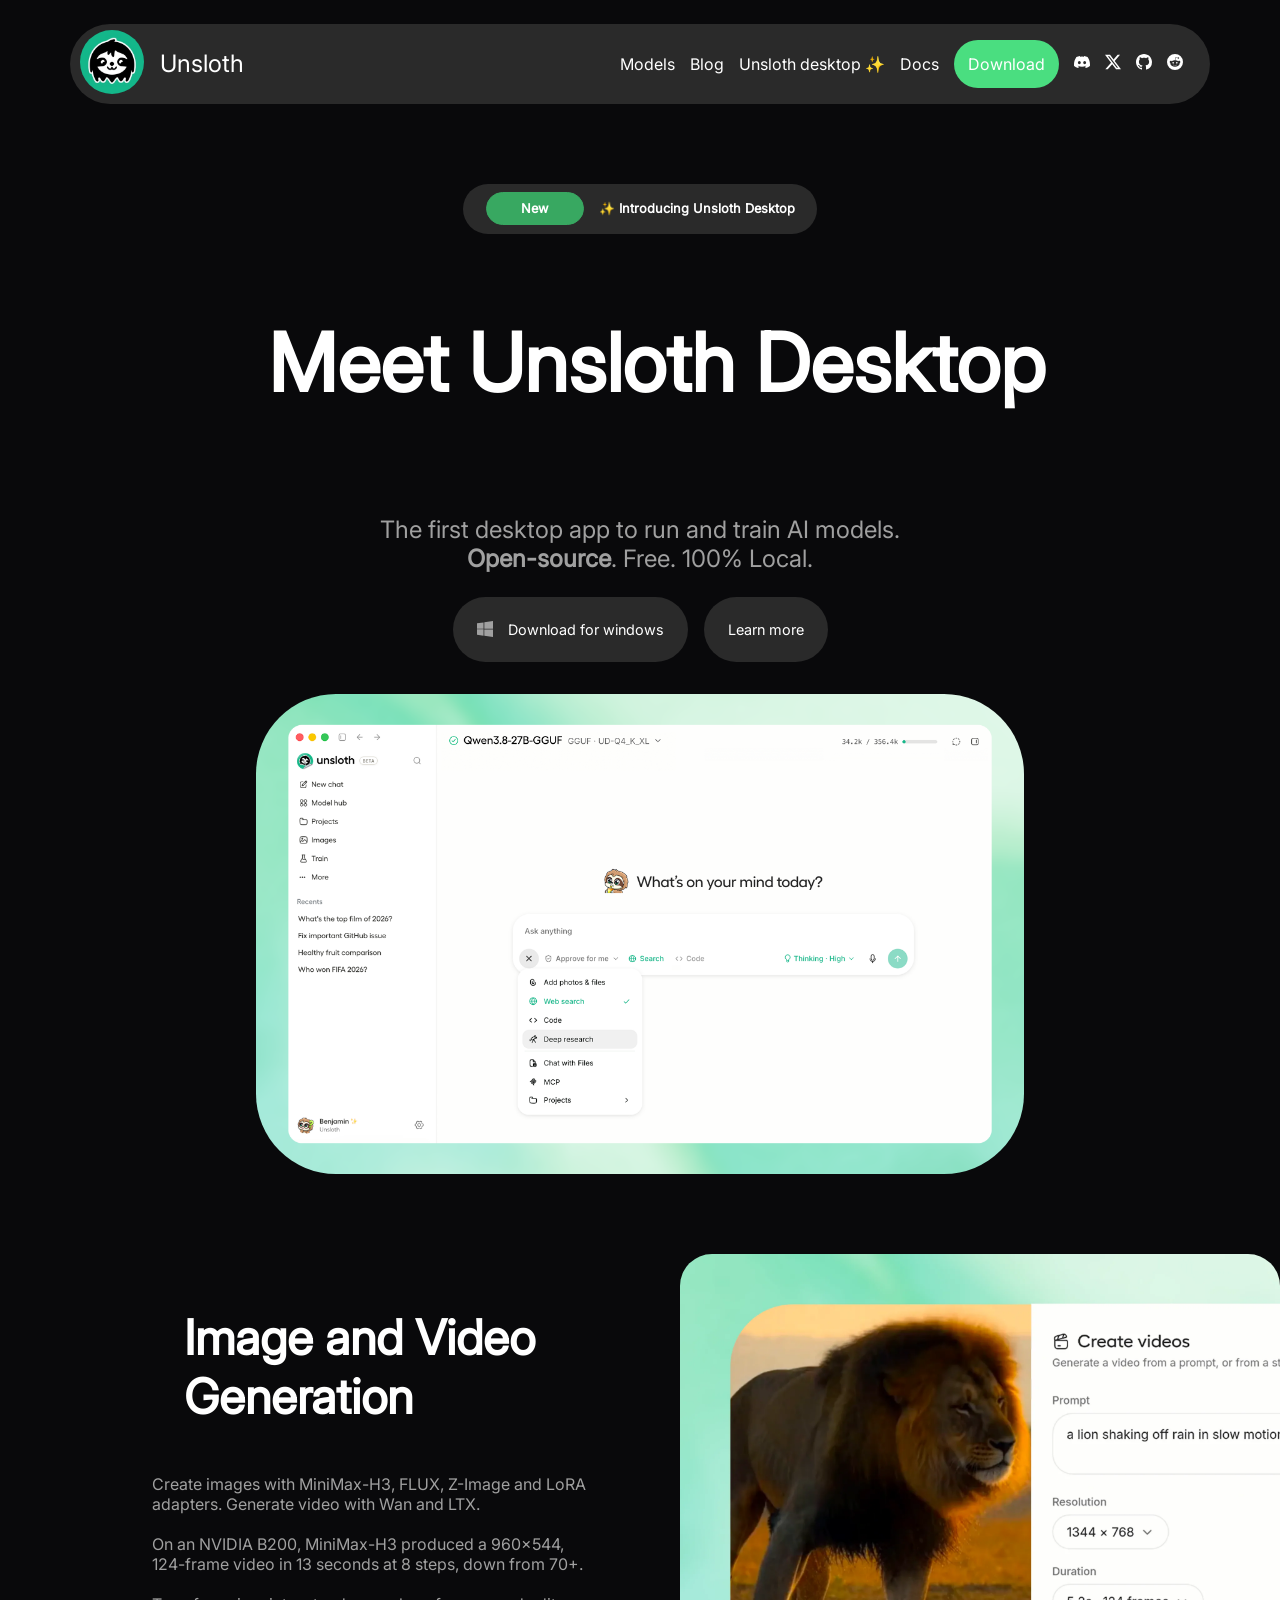
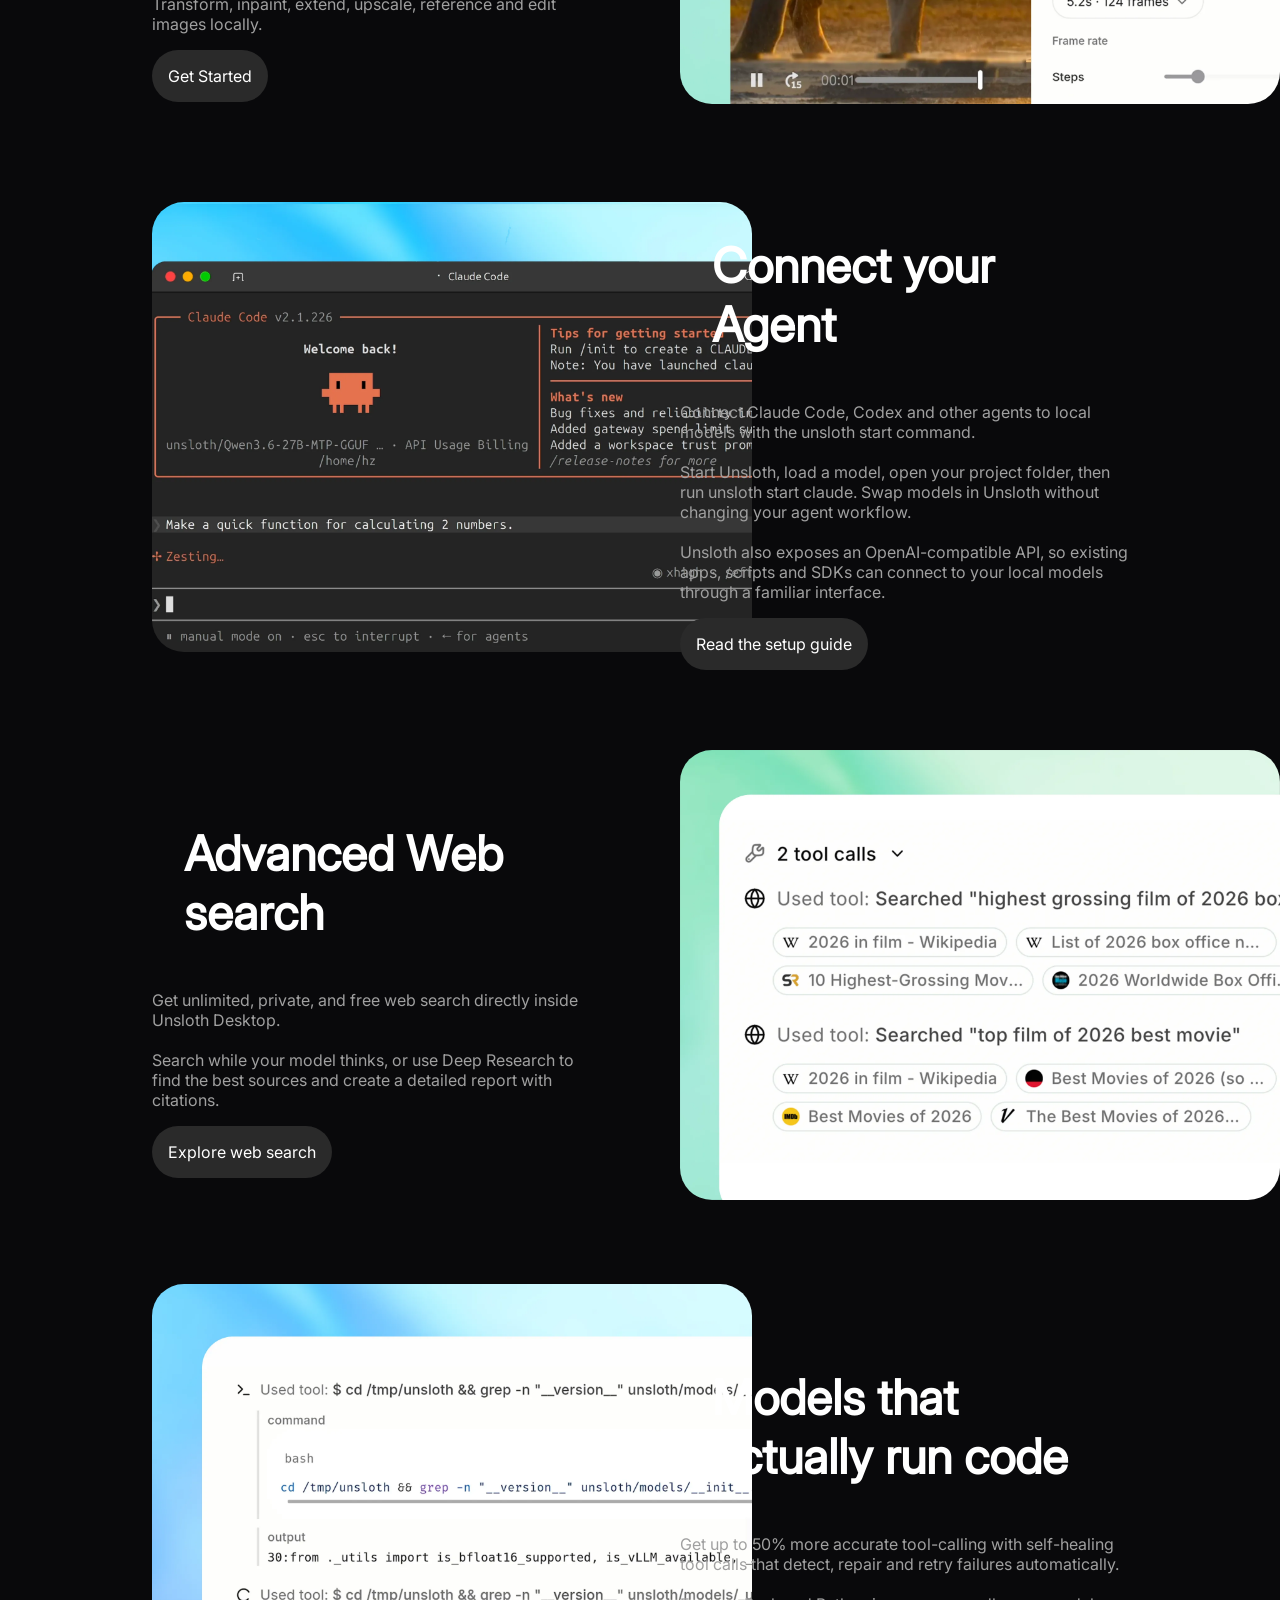
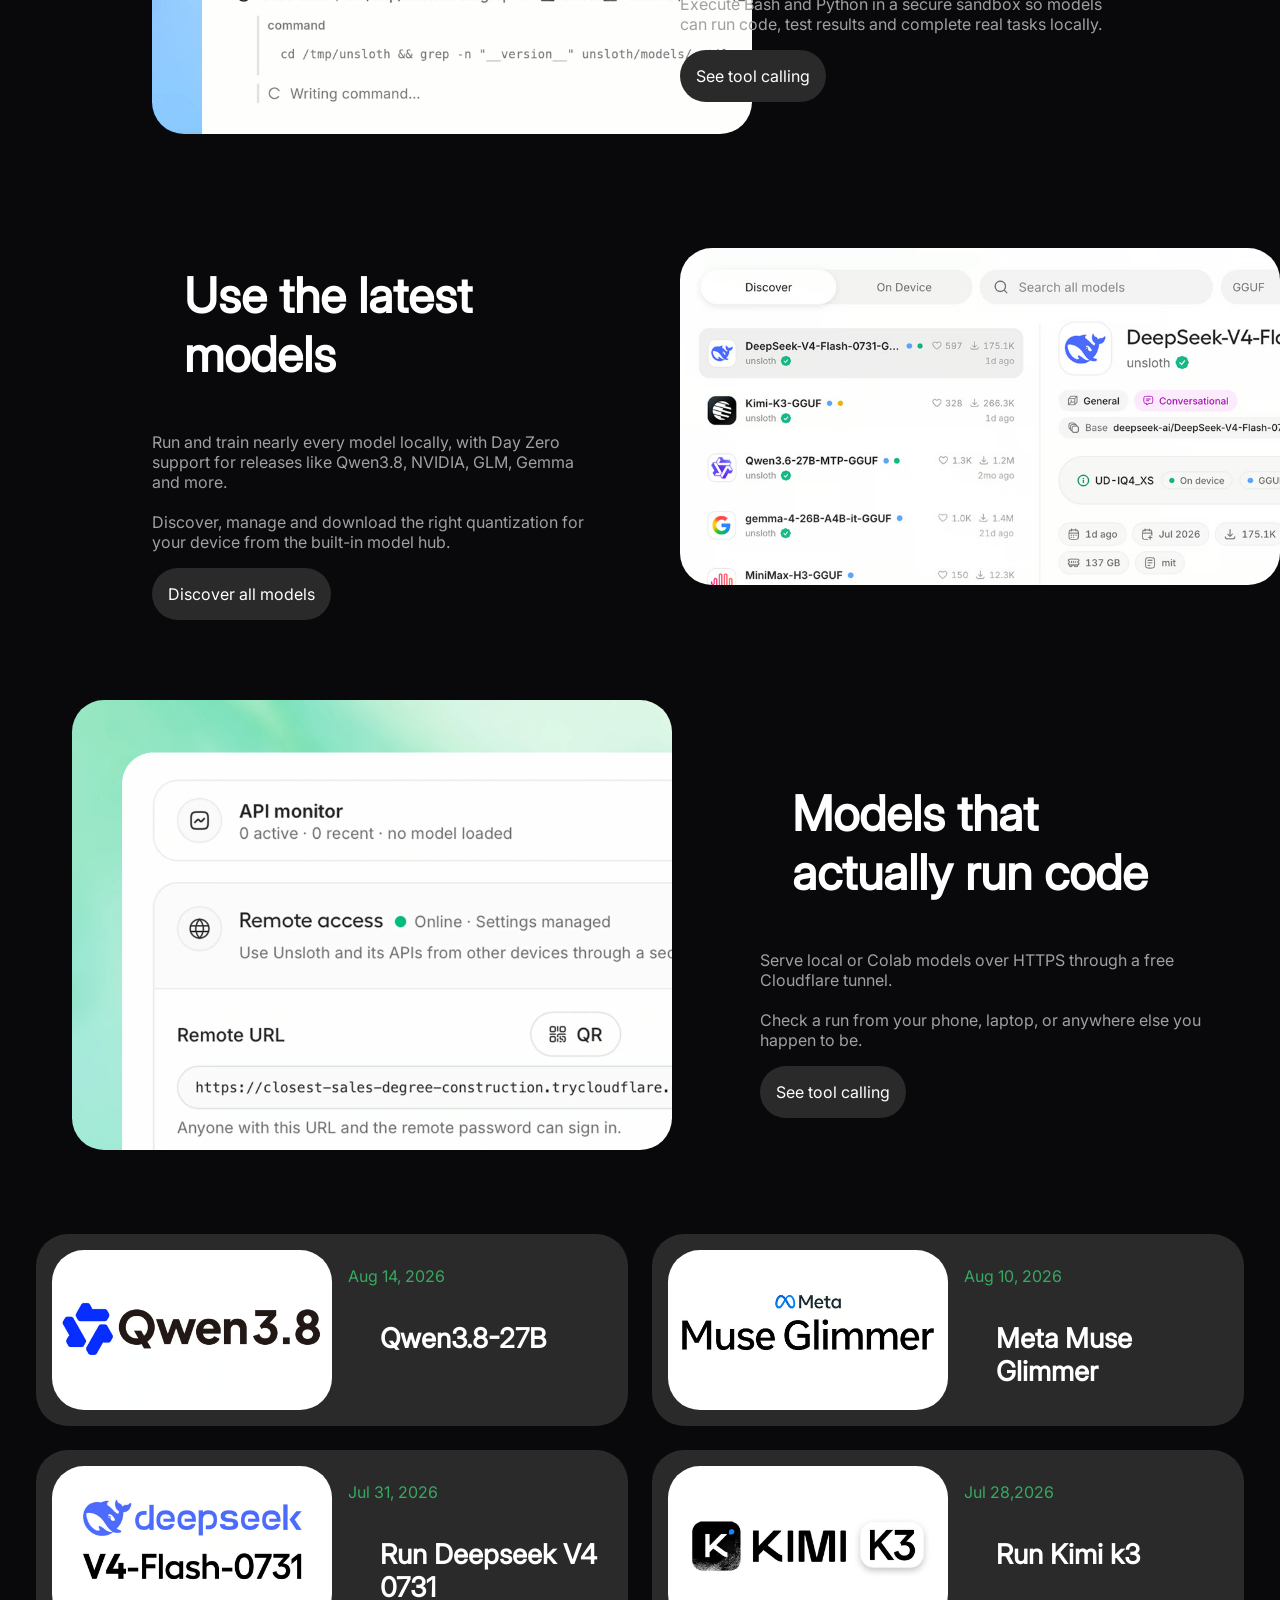
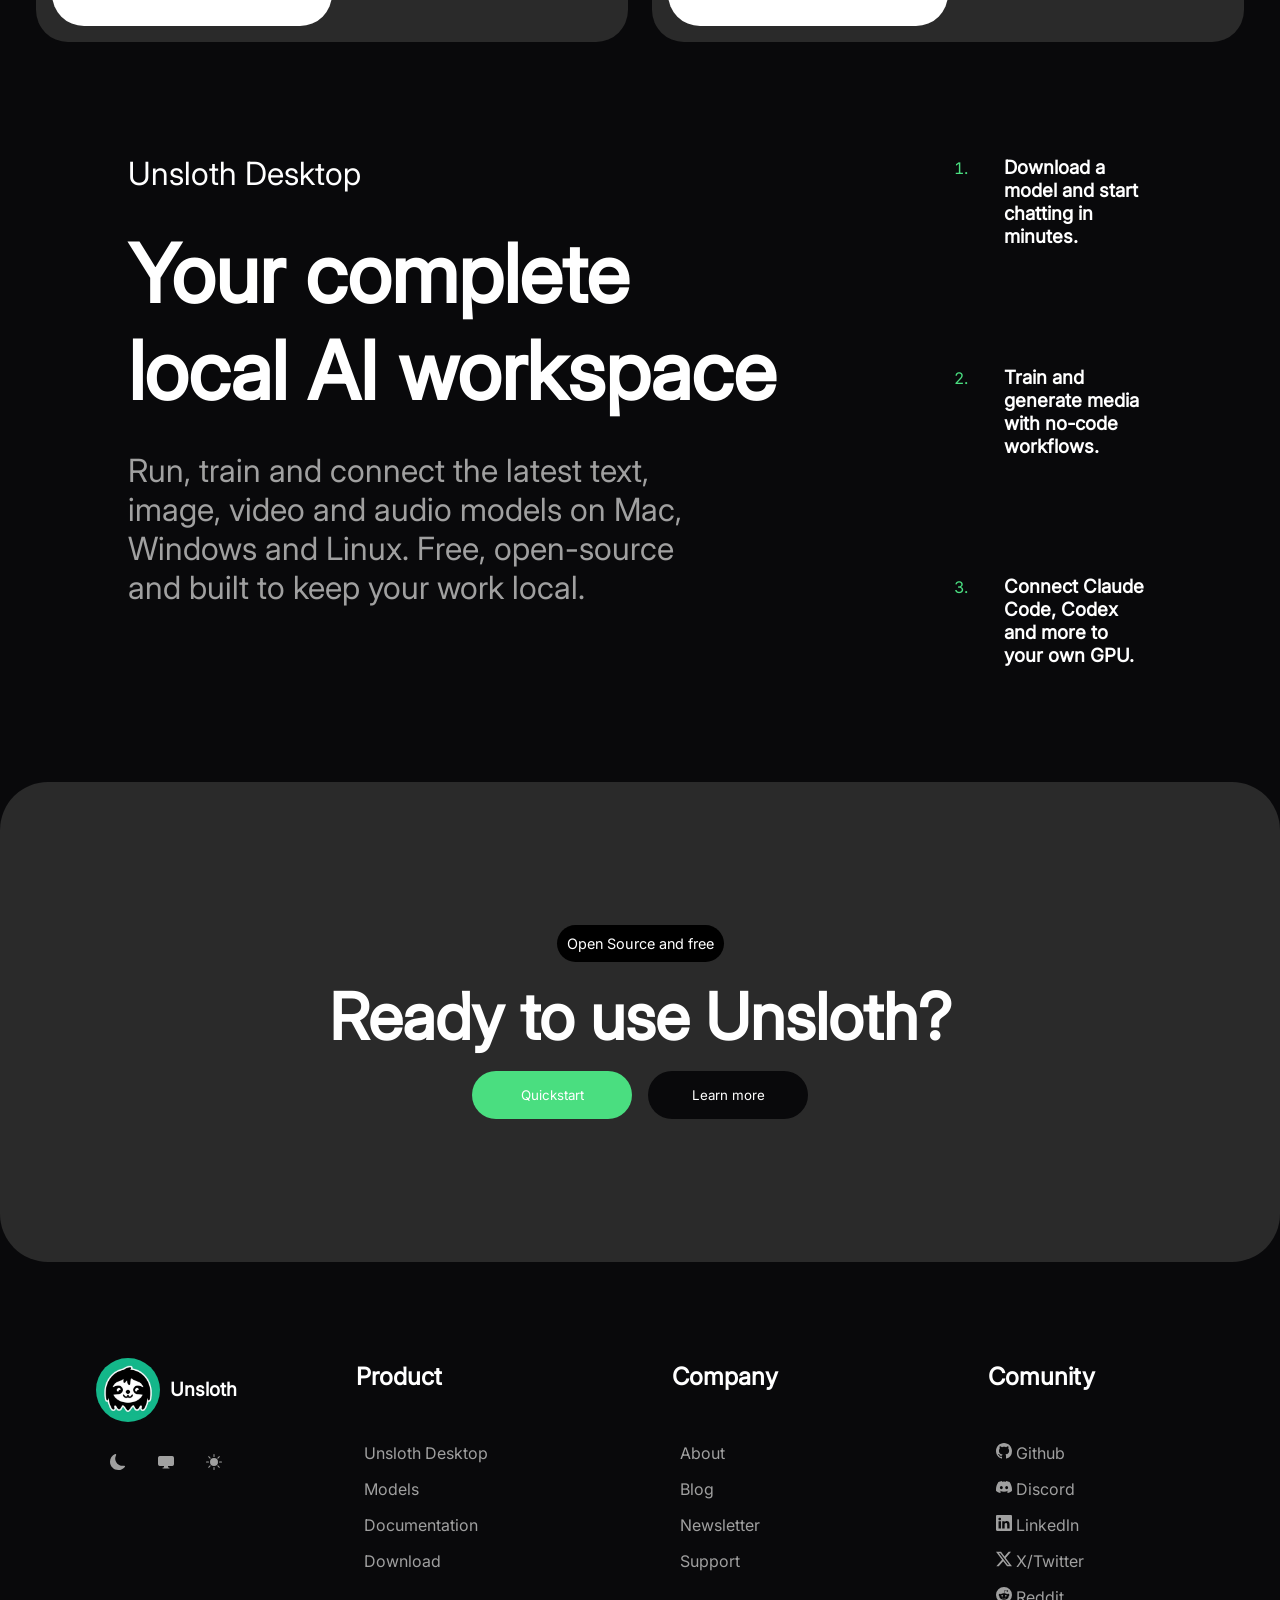
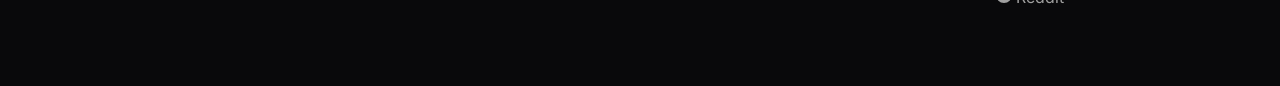
<file: index.html>
<!DOCTYPE html>
<html lang="pt-br">
<head>
    <meta charset="UTF-8">
    <meta name="viewport" content="width=device-width, initial-scale=1.0">
    <title>Unsloth</title>
</head>
<body>
    <header>
        <nav>
            <a href="#"><img src="midia/logo.png" width="64px" height="64px"></a>
            <a href="#"><span>Unsloth</span></a>
            <ul>
                <li><a href="#">Models</a></li>
                <li><a href="#">Blog</a></li>
                <li><a href="#">Unsloth desktop ✨</a></li>
                <li><a href="#">Docs</a></li>
                <li><button>Download</button></li>
                <li><a href="#"><svg xmlns="http://www.w3.org/2000/svg" width="16" height="16" fill="currentColor" class="bi bi-discord" viewBox="0 0 16 16">
  <path d="M13.545 2.907a13.2 13.2 0 0 0-3.257-1.011.05.05 0 0 0-.052.025c-.141.25-.297.577-.406.833a12.2 12.2 0 0 0-3.658 0 8 8 0 0 0-.412-.833.05.05 0 0 0-.052-.025c-1.125.194-2.22.534-3.257 1.011a.04.04 0 0 0-.021.018C.356 6.024-.213 9.047.066 12.032q.003.022.021.037a13.3 13.3 0 0 0 3.995 2.02.05.05 0 0 0 .056-.019q.463-.63.818-1.329a.05.05 0 0 0-.01-.059l-.018-.011a9 9 0 0 1-1.248-.595.05.05 0 0 1-.02-.066l.015-.019q.127-.095.248-.195a.05.05 0 0 1 .051-.007c2.619 1.196 5.454 1.196 8.041 0a.05.05 0 0 1 .053.007q.121.1.248.195a.05.05 0 0 1-.004.085 8 8 0 0 1-1.249.594.05.05 0 0 0-.03.03.05.05 0 0 0 .003.041c.24.465.515.909.817 1.329a.05.05 0 0 0 .056.019 13.2 13.2 0 0 0 4.001-2.02.05.05 0 0 0 .021-.037c.334-3.451-.559-6.449-2.366-9.106a.03.03 0 0 0-.02-.019m-8.198 7.307c-.789 0-1.438-.724-1.438-1.612s.637-1.613 1.438-1.613c.807 0 1.45.73 1.438 1.613 0 .888-.637 1.612-1.438 1.612m5.316 0c-.788 0-1.438-.724-1.438-1.612s.637-1.613 1.438-1.613c.807 0 1.451.73 1.438 1.613 0 .888-.631 1.612-1.438 1.612"/>
</svg></a></li>
                <li><a href="#"><svg xmlns="http://www.w3.org/2000/svg" width="16" height="16" fill="currentColor" class="bi bi-twitter-x" viewBox="0 0 16 16">
  <path d="M12.6.75h2.454l-5.36 6.142L16 15.25h-4.937l-3.867-5.07-4.425 5.07H.316l5.733-6.57L0 .75h5.063l3.495 4.633L12.601.75Zm-.86 13.028h1.36L4.323 2.145H2.865z"/>
</svg></a></li> 
                <li><a href="#"><svg xmlns="http://www.w3.org/2000/svg" width="16" height="16" fill="currentColor" class="bi bi-github" viewBox="0 0 16 16">
  <path d="M8 0C3.58 0 0 3.58 0 8c0 3.54 2.29 6.53 5.47 7.59.4.07.55-.17.55-.38 0-.19-.01-.82-.01-1.49-2.01.37-2.53-.49-2.69-.94-.09-.23-.48-.94-.82-1.13-.28-.15-.68-.52-.01-.53.63-.01 1.08.58 1.23.82.72 1.21 1.87.87 2.33.66.07-.52.28-.87.51-1.07-1.78-.2-3.64-.89-3.64-3.95 0-.87.31-1.59.82-2.15-.08-.2-.36-1.02.08-2.12 0 0 .67-.21 2.2.82.64-.18 1.32-.27 2-.27s1.36.09 2 .27c1.53-1.04 2.2-.82 2.2-.82.44 1.1.16 1.92.08 2.12.51.56.82 1.27.82 2.15 0 3.07-1.87 3.75-3.65 3.95.29.25.54.73.54 1.48 0 1.07-.01 1.93-.01 2.2 0 .21.15.46.55.38A8.01 8.01 0 0 0 16 8c0-4.42-3.58-8-8-8"/>
</svg></a></li>
                <li><a href="#"><svg xmlns="http://www.w3.org/2000/svg" width="16" height="16" fill="currentColor" class="bi bi-reddit" viewBox="0 0 16 16">
  <path d="M6.167 8a.83.83 0 0 0-.83.83c0 .459.372.84.83.831a.831.831 0 0 0 0-1.661m1.843 3.647c.315 0 1.403-.038 1.976-.611a.23.23 0 0 0 0-.306.213.213 0 0 0-.306 0c-.353.363-1.126.487-1.67.487-.545 0-1.308-.124-1.671-.487a.213.213 0 0 0-.306 0 .213.213 0 0 0 0 .306c.564.563 1.652.61 1.977.61zm.992-2.807c0 .458.373.83.831.83s.83-.381.83-.83a.831.831 0 0 0-1.66 0z"/>
  <path d="M16 8A8 8 0 1 1 0 8a8 8 0 0 1 16 0m-3.828-1.165c-.315 0-.602.124-.812.325-.801-.573-1.9-.945-3.121-.993l.534-2.501 1.738.372a.83.83 0 1 0 .83-.869.83.83 0 0 0-.744.468l-1.938-.41a.2.2 0 0 0-.153.028.2.2 0 0 0-.086.134l-.592 2.788c-1.24.038-2.358.41-3.17.992-.21-.2-.496-.324-.81-.324a1.163 1.163 0 0 0-.478 2.224q-.03.17-.029.353c0 1.795 2.091 3.256 4.669 3.256s4.668-1.451 4.668-3.256c0-.114-.01-.238-.029-.353.401-.181.688-.592.688-1.069 0-.65-.525-1.165-1.165-1.165"/>
</svg></a></li>
            </ul>
        </nav>
    </header>
    <main>
        <section id="sect-1">
            <article id="title-card">
                <p id="title-card-roundtext">New</p>
                <p id="title-card-maintext">✨ Introducing Unsloth Desktop</p>
            </article>
            <article id="text-art">
                <h1>Meet Unsloth Desktop</h1>
                <p>The first desktop app to run and train AI models.<br>
<strong>Open-source</strong>. Free. 100% Local.</p>
            </article>
            <article id="button-art">
                <button>
                    <svg xmlns="http://www.w3.org/2000/svg" width="16" height="16" fill="currentColor" class="bi bi-windows" viewBox="0 0 16 16">
  <path d="M6.555 1.375 0 2.237v5.45h6.555zM0 13.795l6.555.933V8.313H0zm7.278-5.4.026 6.378L16 16V8.395zM16 0 7.33 1.244v6.414H16z"/>
</svg>Download for windows
                </button>
                <button>
                    Learn more
                </button>
            </article>
            <article id="image-art">
                <img src="midia\1.png">
            </article>
        </section>
        <section class="card-section">
            <article class="card-text">
                <h1>Image and Video<br> Generation</h1>
                <p>Create images with MiniMax-H3, FLUX, Z-Image and LoRA adapters. Generate video with Wan and LTX.<br><br>On an NVIDIA B200, MiniMax-H3 produced a 960×544, 124-frame video in 13 seconds at 8 steps, down from 70+.<br><br>Transform, inpaint, extend, upscale, reference and edit images locally.</p>
                <button>Get Started</button>
            </article>
            <article class="card-image"> 
                <img src="midia/2.png" width="50%">
            </article>
        </section>
        <section class="card-section">
            <article class="card-image"> 
                <img src="midia/3.png" width="50%">
            </article>
            <article class="card-text">
                <h1>Connect your Agent</h1>
                <p>Connect Claude Code, Codex and other agents to local models with the unsloth start command.<br><br>Start Unsloth, load a model, open your project folder, then run <code>unsloth start claude</code>. Swap models in Unsloth without changing your agent workflow.<br><br>Unsloth also exposes an OpenAI-compatible API, so existing apps, scripts and SDKs can connect to your local models through a familiar interface.</p>
                <button>Read the setup guide</button>
            </article>
        </section>
        <section class="card-section">
            <article class="card-text">
                <h1>Advanced Web search</h1>
                <p>Get unlimited, private, and free web search directly inside Unsloth Desktop.<br><br>Search while your model thinks, or use Deep Research to find the best sources and create a detailed report with citations.</p>
                <button>Explore web search</button>
            </article>
            <article class="card-image"> 
                <img src="midia/4.png" width="50%">
            </article>
        </section>
        <section class="card-section">
            <article class="card-image"> 
                <img src="midia/5.png" width="50%">
            </article>
            <article class="card-text">
                <h1>Models that <br> actually run code</h1>
                <p>Get up to 50% more accurate tool-calling with self-healing tool calls that detect, repair and retry failures automatically. <br><br>Execute Bash and Python in a secure sandbox so models can run code, test results and complete real tasks locally.</p>
                <button>See tool calling</button>
            </article>
        </section>
        <section class="card-section">
            <article class="card-text">
                <h1>Use the latest models</h1>
                <p>Run and train nearly every model locally, with Day Zero support for releases like Qwen3.8, NVIDIA, GLM, Gemma and more. <br><br>Discover, manage and download the right quantization for your device from the built-in model hub.</p>
                <button>Discover all models</button>
            </article>
            <article class="card-image"> 
                <img src="midia/6.png" width="50%">
            </article>
        </section>
        <section class="card-section" style="gap:15rem;">
            <article class="card-image"> 
                <img src="midia/7.png" width="50%">
            </article>
            <article class="card-text">
                <h1>Models that <br> actually run code</h1>
                <p>Serve local or Colab models over HTTPS through a free Cloudflare tunnel. <br><br>Check a run from your phone, laptop, or anywhere else you happen to be.</p>
                <button>See tool calling</button>
            </article>
        </section>
        <section class="models-container">
            <section class="model-card">
                <img src="midia\qwen.avif">
                <article>
                    <p>Aug 14, 2026</p>
                    <h1>Qwen3.8-27B</h1>
                </article>
            </section>
            <section class="model-card">
                <img src="midia\meta.avif">
                <article>
                    <p>Aug 10, 2026</p>
                    <h1>Meta Muse Glimmer</h1>
                </article>
            </section>
            <section class="model-card">
                <img src="midia\deepseek.avif">
                <article>
                    <p>Jul 31, 2026</p>
                    <h1>Run Deepseek V4 0731</h1>
                </article>
            </section>
            <section class="model-card">
                <img src="midia\kimi.avif">
                <article>
                    <p>Jul 28,2026</p>
                    <h1>Run Kimi k3</h1>
                </article>
            </section>
        </section>
        <section id="text-section">
            <article id="text-">
                <p id="title-text">Unsloth Desktop</p>
                <h1>Your complete<br> local AI workspace</h1>
                <p>Run, train and connect the latest text, image, video and audio models on Mac, Windows and Linux. Free, open-source and built to keep your work local.</p>
            </article>
            <article id="list-">
                <ol>
                    <li><h1>Download a model and start chatting in minutes.</h1></li>
                    <li><h1>Train and generate media with no-code workflows.</h1></li>
                    <li><h1>Connect Claude Code, Codex and more to your own GPU.</h1></li>
                </ol>
            </article>
        </section>
        <section id="card-section">
            <article id="bubble-text">
                Open Source and free
            </article>
            <article id="title-text">
                <h1>Ready to use Unsloth?</h1>
            </article>
            <article id="button-container">
                <button id="btn-1">
                    Quickstart
                </button>
                <button id="btn-2">
                    Learn more
                </button>
            </article>
        </section>
    </main>
    <footer>
        <section id="logo-ft">
            <article id="logo-text">
                <img src="midia/logo.png">
                <h1>Unsloth</h1>
                
            </article>
            <article id="logo-btns">
                <button><svg xmlns="http://www.w3.org/2000/svg" width="16" height="16" fill="currentColor" class="bi bi-moon-fill" viewBox="0 0 16 16">
  <path d="M6 .278a.77.77 0 0 1 .08.858 7.2 7.2 0 0 0-.878 3.46c0 4.021 3.278 7.277 7.318 7.277q.792-.001 1.533-.16a.79.79 0 0 1 .81.316.73.73 0 0 1-.031.893A8.35 8.35 0 0 1 8.344 16C3.734 16 0 12.286 0 7.71 0 4.266 2.114 1.312 5.124.06A.75.75 0 0 1 6 .278"/>
</svg></button>
                <button><svg xmlns="http://www.w3.org/2000/svg" width="16" height="16" fill="currentColor" class="bi bi-display-fill" viewBox="0 0 16 16">
  <path d="M6 12q0 1-.25 1.5H5a.5.5 0 0 0 0 1h6a.5.5 0 0 0 0-1h-.75Q10 13 10 12h4c2 0 2-2 2-2V4c0-2-2-2-2-2H2C0 2 0 4 0 4v6c0 2 2 2 2 2z"/>
</svg></button>
                <button><svg xmlns="http://www.w3.org/2000/svg" width="16" height="16" fill="currentColor" class="bi bi-brightness-high-fill" viewBox="0 0 16 16">
  <path d="M12 8a4 4 0 1 1-8 0 4 4 0 0 1 8 0M8 0a.5.5 0 0 1 .5.5v2a.5.5 0 0 1-1 0v-2A.5.5 0 0 1 8 0m0 13a.5.5 0 0 1 .5.5v2a.5.5 0 0 1-1 0v-2A.5.5 0 0 1 8 13m8-5a.5.5 0 0 1-.5.5h-2a.5.5 0 0 1 0-1h2a.5.5 0 0 1 .5.5M3 8a.5.5 0 0 1-.5.5h-2a.5.5 0 0 1 0-1h2A.5.5 0 0 1 3 8m10.657-5.657a.5.5 0 0 1 0 .707l-1.414 1.415a.5.5 0 1 1-.707-.708l1.414-1.414a.5.5 0 0 1 .707 0m-9.193 9.193a.5.5 0 0 1 0 .707L3.05 13.657a.5.5 0 0 1-.707-.707l1.414-1.414a.5.5 0 0 1 .707 0m9.193 2.121a.5.5 0 0 1-.707 0l-1.414-1.414a.5.5 0 0 1 .707-.707l1.414 1.414a.5.5 0 0 1 0 .707M4.464 4.465a.5.5 0 0 1-.707 0L2.343 3.05a.5.5 0 1 1 .707-.707l1.414 1.414a.5.5 0 0 1 0 .708"/>
</svg></button>
            </article>
        </section>
        <section id="prod-ft">
            <h1>Product</h1>
            <ul>
                <li><a href="#">Unsloth Desktop</a></li>
                <li><a href="#">Models</a></li>
                <li><a href="#">Documentation</a></li>
                <li><a href="#">Download</a></li>
            </ul>
        </section>
        <section id="comp-ft">
            <h1>Company</h1>
            <ul>
                <li><a href="#">About</a></li>
                <li><a href="#">Blog</a></li>
                <li><a href="#">Newsletter</a></li>
                <li><a href="#">Support</a></li>
            </ul>
        </section>
        <section id="comu-ft">
            <h1>Comunity</h1>
            <ul>
                <li><a href="#"><svg xmlns="http://www.w3.org/2000/svg" width="16" height="16" fill="currentColor" class="bi bi-github" viewBox="0 0 16 16">
  <path d="M8 0C3.58 0 0 3.58 0 8c0 3.54 2.29 6.53 5.47 7.59.4.07.55-.17.55-.38 0-.19-.01-.82-.01-1.49-2.01.37-2.53-.49-2.69-.94-.09-.23-.48-.94-.82-1.13-.28-.15-.68-.52-.01-.53.63-.01 1.08.58 1.23.82.72 1.21 1.87.87 2.33.66.07-.52.28-.87.51-1.07-1.78-.2-3.64-.89-3.64-3.95 0-.87.31-1.59.82-2.15-.08-.2-.36-1.02.08-2.12 0 0 .67-.21 2.2.82.64-.18 1.32-.27 2-.27s1.36.09 2 .27c1.53-1.04 2.2-.82 2.2-.82.44 1.1.16 1.92.08 2.12.51.56.82 1.27.82 2.15 0 3.07-1.87 3.75-3.65 3.95.29.25.54.73.54 1.48 0 1.07-.01 1.93-.01 2.2 0 .21.15.46.55.38A8.01 8.01 0 0 0 16 8c0-4.42-3.58-8-8-8"/>
</svg>  Github</a></li>
                <li><a href="#"><svg xmlns="http://www.w3.org/2000/svg" width="16" height="16" fill="currentColor" class="bi bi-discord" viewBox="0 0 16 16">
  <path d="M13.545 2.907a13.2 13.2 0 0 0-3.257-1.011.05.05 0 0 0-.052.025c-.141.25-.297.577-.406.833a12.2 12.2 0 0 0-3.658 0 8 8 0 0 0-.412-.833.05.05 0 0 0-.052-.025c-1.125.194-2.22.534-3.257 1.011a.04.04 0 0 0-.021.018C.356 6.024-.213 9.047.066 12.032q.003.022.021.037a13.3 13.3 0 0 0 3.995 2.02.05.05 0 0 0 .056-.019q.463-.63.818-1.329a.05.05 0 0 0-.01-.059l-.018-.011a9 9 0 0 1-1.248-.595.05.05 0 0 1-.02-.066l.015-.019q.127-.095.248-.195a.05.05 0 0 1 .051-.007c2.619 1.196 5.454 1.196 8.041 0a.05.05 0 0 1 .053.007q.121.1.248.195a.05.05 0 0 1-.004.085 8 8 0 0 1-1.249.594.05.05 0 0 0-.03.03.05.05 0 0 0 .003.041c.24.465.515.909.817 1.329a.05.05 0 0 0 .056.019 13.2 13.2 0 0 0 4.001-2.02.05.05 0 0 0 .021-.037c.334-3.451-.559-6.449-2.366-9.106a.03.03 0 0 0-.02-.019m-8.198 7.307c-.789 0-1.438-.724-1.438-1.612s.637-1.613 1.438-1.613c.807 0 1.45.73 1.438 1.613 0 .888-.637 1.612-1.438 1.612m5.316 0c-.788 0-1.438-.724-1.438-1.612s.637-1.613 1.438-1.613c.807 0 1.451.73 1.438 1.613 0 .888-.631 1.612-1.438 1.612"/>
</svg>  Discord</a></li>
                <li><a href="#"><svg xmlns="http://www.w3.org/2000/svg" width="16" height="16" fill="currentColor" class="bi bi-linkedin" viewBox="0 0 16 16">
  <path d="M0 1.146C0 .513.526 0 1.175 0h13.65C15.474 0 16 .513 16 1.146v13.708c0 .633-.526 1.146-1.175 1.146H1.175C.526 16 0 15.487 0 14.854zm4.943 12.248V6.169H2.542v7.225zm-1.2-8.212c.837 0 1.358-.554 1.358-1.248-.015-.709-.52-1.248-1.342-1.248S2.4 3.226 2.4 3.934c0 .694.521 1.248 1.327 1.248zm4.908 8.212V9.359c0-.216.016-.432.08-.586.173-.431.568-.878 1.232-.878.869 0 1.216.662 1.216 1.634v3.865h2.401V9.25c0-2.22-1.184-3.252-2.764-3.252-1.274 0-1.845.7-2.165 1.193v.025h-.016l.016-.025V6.169h-2.4c.03.678 0 7.225 0 7.225z"/>
</svg>  Linkedln</a></li>
                <li><a href="#"><a href="#"><svg xmlns="http://www.w3.org/2000/svg" width="16" height="16" fill="currentColor" class="bi bi-twitter-x" viewBox="0 0 16 16">
  <path d="M12.6.75h2.454l-5.36 6.142L16 15.25h-4.937l-3.867-5.07-4.425 5.07H.316l5.733-6.57L0 .75h5.063l3.495 4.633L12.601.75Zm-.86 13.028h1.36L4.323 2.145H2.865z"/>
</svg>  X/Twitter</a></li>
                <li><a href="#"><svg xmlns="http://www.w3.org/2000/svg" width="16" height="16" fill="currentColor" class="bi bi-reddit" viewBox="0 0 16 16">
  <path d="M6.167 8a.83.83 0 0 0-.83.83c0 .459.372.84.83.831a.831.831 0 0 0 0-1.661m1.843 3.647c.315 0 1.403-.038 1.976-.611a.23.23 0 0 0 0-.306.213.213 0 0 0-.306 0c-.353.363-1.126.487-1.67.487-.545 0-1.308-.124-1.671-.487a.213.213 0 0 0-.306 0 .213.213 0 0 0 0 .306c.564.563 1.652.61 1.977.61zm.992-2.807c0 .458.373.83.831.83s.83-.381.83-.83a.831.831 0 0 0-1.66 0z"/>
  <path d="M16 8A8 8 0 1 1 0 8a8 8 0 0 1 16 0m-3.828-1.165c-.315 0-.602.124-.812.325-.801-.573-1.9-.945-3.121-.993l.534-2.501 1.738.372a.83.83 0 1 0 .83-.869.83.83 0 0 0-.744.468l-1.938-.41a.2.2 0 0 0-.153.028.2.2 0 0 0-.086.134l-.592 2.788c-1.24.038-2.358.41-3.17.992-.21-.2-.496-.324-.81-.324a1.163 1.163 0 0 0-.478 2.224q-.03.17-.029.353c0 1.795 2.091 3.256 4.669 3.256s4.668-1.451 4.668-3.256c0-.114-.01-.238-.029-.353.401-.181.688-.592.688-1.069 0-.65-.525-1.165-1.165-1.165"/>
</svg>  Reddit</a></li>
            </ul>
        </section>
    </footer>
</body>
<link rel="stylesheet" href="style.css">
</html>
</file>
<file: style.css>
@font-face {
    font-family: "Inter";
    src: url("Fontes/Inter-VariableFont_opsz,wght.ttf") format("woff2");
    font-weight: 400;
    font-style: normal;
    font-display: swap;
}

body{
    background-color:#09090B;
    padding:0;
    box-sizing: content-box;
    display: flex;
    flex-direction: column;
    align-items: center;
    gap:5rem;
}
*{
    color:#A0A0A0;
    font-family:"Inter";
}
nav{
    display:flex;
    flex-direction: row;
    background-color:#2A2A2A;
    width:70rem;
    margin-top: 1rem;
    border-radius: 15rem;
    align-items: center;
    padding-left:10px;
    padding-right:10px;
}
nav *{
    color:white;
    font-size: 1rem;
}
header{
    position: sticky;
    top:0;
}
nav a{
    text-decoration: none;
}
nav a:hover{
    color:white;
}
nav button{
    background-color: #4ADE80;
    border:1px solid transparent;
    border-radius: 5rem;
    padding:0.8rem;
    color:white;
    cursor: pointer;
}
nav span{
    margin-left: 1rem;
    font-size:1.5rem;
    flex-grow: 2;
}
nav span:hover{
    color:white;
}
nav img{
    border-radius: 50%;
}
nav ul{
    align-items: center;
    display: flex;
    flex: row;
    gap:15px;
    margin-left:30%;
}
nav ul li{
    list-style-type: none;
}
main{
    display: flex;
    flex-direction: column;
    justify-content: center;
    align-items: center;
    gap:5rem;
}
#sect-1{
    display: flex;
    flex-direction: column;
    align-items: center;
    justify-content: center;
}
#title-card{
    font-size:0.8rem;
    font-weight: bold;
    display: flex;
    flex-direction: row;
    gap:15px;
    border:1px solid transparent;
    border-radius: 10rem;
    background-color: #2A2A2A;
    width:22rem;
    height: 3rem;
    align-items: center;
    justify-content: center;
}
#title-card *{
    color: white;
}

#title-card-roundtext{
    border:1px solid #38a861;
    background-color: #38a861;
    color:white;
    padding:0.5rem;
    width: 5rem;
    text-align: center;
    border-radius: 5rem;
}
#text-art{
    display: flex;
    flex-direction: column;
    align-items: center;
    justify-content: center;
}
#text-art h1{
    font-size: 5rem;
    color:white;
}
#text-art p{
    text-align: center;
    font-size: 1.5rem;
}
#button-art{
    display: flex;
    flex-direction: row;
    gap:1rem;
}
#button-art button{
    color:white;
    background-color: #2A2A2A;
    border:transparent;
    border-radius: 5rem;
    padding:1.5rem;
    font-size: .9rem;
    cursor: pointer;
    text-align: center;
    display: flex;
    flex-direction: row;
    gap:15px;
}
#image-art{
    margin-top: 2rem;
    display: flex;
    flex-direction: row;
    justify-content: center;
    align-items: center;
}
#image-art img{
    width: 60%;
    border-radius: 5rem;
}
.card-section{
    display: flex;
    flex-direction: row;
    gap:5rem;
    justify-content: center;
    align-items: center;
}
.card-section article{
    width: 35%;
}
.card-section h1{
    color:white;
    font-size: 3rem;
}

.card-section button{
    color:white;
    background-color: #2A2A2A;
    border: transparent;
    border-radius: 5rem;
    font-size:1rem;
    padding:1rem;
    cursor: pointer;
}
.card-section img{
    border-radius: 2rem;
    width: 600px;
}

.models-container{
    display: grid;
    grid-template-columns: 1fr 1fr;
    gap:1.5rem;
}
.model-card{
    cursor: pointer;
    display: flex;
    flex-direction: row;
    gap:1rem;
    background-color: #2A2A2A;
    border-radius: 2rem;
    width: 35rem;
    height: 10rem;
    padding:1rem;
}
.model-card img{
    width: 50%;
    border-radius: 2rem;
}
.model-card p{
    color:#38a861
}
.model-card h1{
    color:white;
    font-size: 1.7rem;
}

#text-section{
    justify-content: center;
    align-content: center;
    display: flex;
    flex-direction: row;
    width: 80%;
}
#title-text{
    color:white;
    text-decoration: none;
    font-size: .9rem;
}
#text- h1{
    color:white;
    font-size: 5rem;
    width: 100%;
    margin:0;
}
#text- p{
    width: 70%;
    font-size: 2rem;
}
ol{
    display: flex;
    flex-direction: column;
    gap:5rem;
}
h1{
    margin-left: 2rem;
    color:white;
}
li::marker{
    color:#4ADE80
}

#card-section{
    display: flex;
    flex-direction: column;
    gap:1rem;
    border-radius: 3rem;
    background-color: #2A2A2A;
    width: 80rem;
    height: 30rem;
    align-items: center;
    justify-content: center;
}
#bubble-text{
    border-radius: 3rem;
    background-color: black;
    color:white;
    padding:10px;
    font-size:.9rem;
    margin:0;
}
#title-text h1{
    margin:0;
    font-weight: bolder;
    font-size: 4rem;
}
#button-container{
    display: flex;
    flex-direction: row;
    gap:1rem;
}
#button-container button{
    border-radius: 3rem;
    color:white;
    width: 10rem;
    height: 3rem;
    border:transparent;
    cursor: pointer;
}
#btn-1{
    background-color: #4ADE80;
}
#btn-2{
    background-color: #09090B;
}

footer{
    display: flex;
    flex-direction: row;
}
#logo-ft{
    display: flex;
    flex-direction: column;
    height: 20rem;
    width: 50%;
    margin-top:1rem;
}
#logo-text{
    display: flex;
    flex-direction: row;
    padding:0;
    justify-content: center;
    align-items: center;
    gap:10px;
}
#logo-text h1{
    margin:0;
}
#logo-text img{
    width: 64px;
    height: 64px;
    border-radius: 3rem;
}
#logo-btns{
    margin-top:1rem;
    display: flex;
    flex-direction: row;
    justify-content: center;
    align-items: center;
}
#logo-btns button{
    background-color: transparent;
    border:transparent;
    border-radius: 3rem;
    padding:1rem;
    cursor: pointer;
}
#logo-btns button:hover{
    background-color: #2A2A2A;
}
footer{
    display: flex;
    flex-direction: row;
    width: 100%;
    justify-content: center;
}
footer li{
    list-style: none;
}
footer a{
    text-decoration: none;
}
#prod-ft, #comp-ft, #comu-ft{
    width:50%;
    display: flex;
    flex-direction: column;
    gap:1rem;
}
#prod-ft ul, #comp-ft ul, #comu-ft ul{
    display: flex;
    flex-direction: column;
    gap:1rem;
}
</file>
